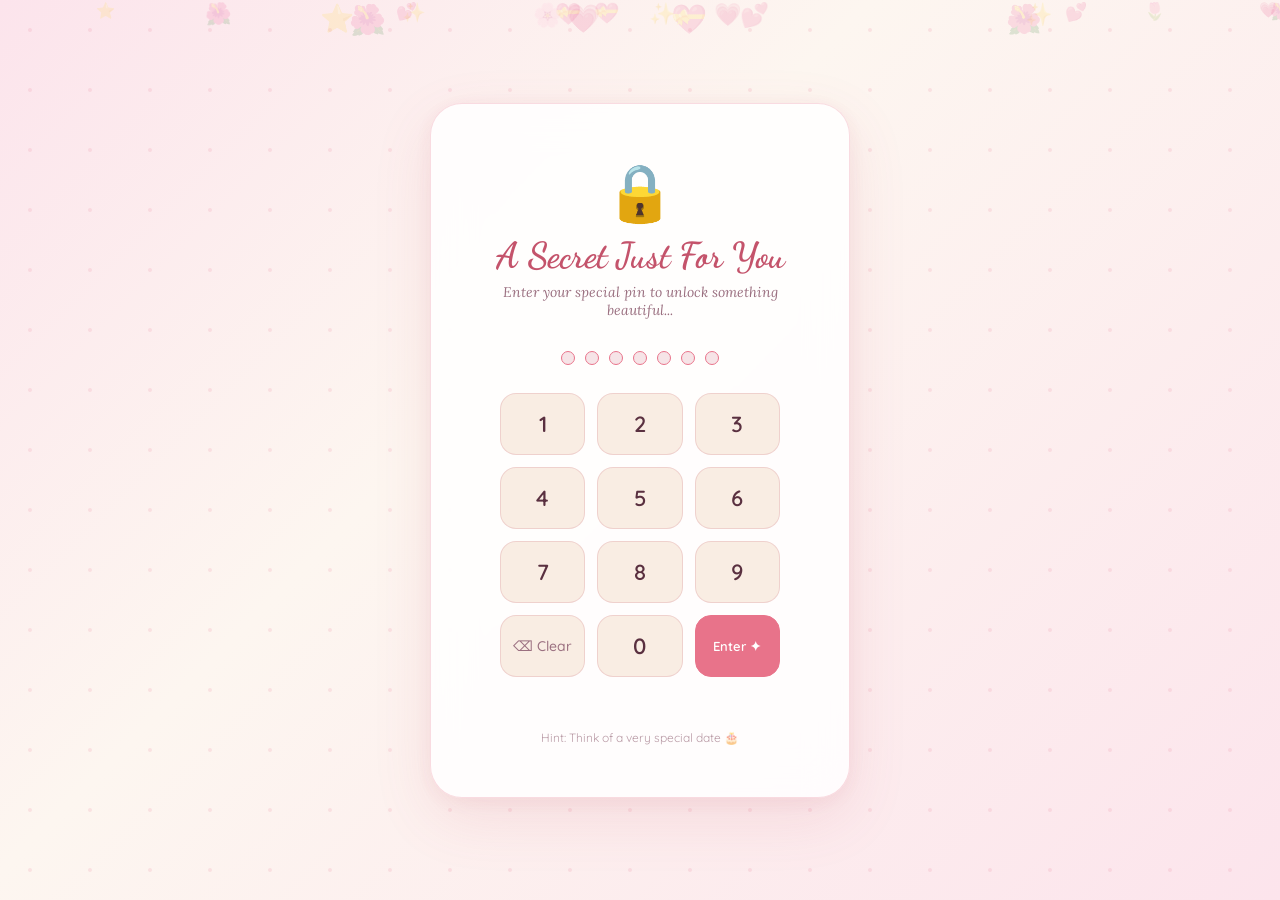
<file: index.html>
<!DOCTYPE html>
<html lang="en">
<head>
<meta charset="UTF-8">
<meta name="viewport" content="width=device-width, initial-scale=1.0">
<title>Happy Birthday Mdamedo 🎂</title>
<link href="https://fonts.googleapis.com/css2?family=Dancing+Script:wght@400;600;700&family=Lora:ital,wght@0,400;0,500;1,400;1,500&family=Quicksand:wght@300;400;500;600&display=swap" rel="stylesheet">
<link rel="stylesheet" href="style.css">
</head>

<body>

<!-- ============ LOCK SCREEN ============ -->
<div id="lock-screen">
  <div class="bg-hearts" id="bgHearts"></div>

  <div class="lock-card">
    <span class="lock-icon">🔒</span>
    <h1 class="lock-title">A Secret Just For You</h1>
    <p class="lock-subtitle">Enter your special pin to unlock something beautiful...</p>

    <div class="pin-display" id="pinDisplay">
      <div class="pin-dot" id="d0"></div>
      <div class="pin-dot" id="d1"></div>
      <div class="pin-dot" id="d2"></div>
      <div class="pin-dot" id="d3"></div>
      <div class="pin-dot" id="d4"></div>
      <div class="pin-dot" id="d5"></div>
      <div class="pin-dot" id="d6"></div>
    </div>

    <div class="keypad">
      <button class="key" onclick="pressKey('1')">1</button>
      <button class="key" onclick="pressKey('2')">2</button>
      <button class="key" onclick="pressKey('3')">3</button>
      <button class="key" onclick="pressKey('4')">4</button>
      <button class="key" onclick="pressKey('5')">5</button>
      <button class="key" onclick="pressKey('6')">6</button>
      <button class="key" onclick="pressKey('7')">7</button>
      <button class="key" onclick="pressKey('8')">8</button>
      <button class="key" onclick="pressKey('9')">9</button>
      <button class="key clear" onclick="clearPin()">⌫ Clear</button>
      <button class="key zero" onclick="pressKey('0')">0</button>
      <button class="key enter" onclick="checkPin()">Enter ✦</button>
    </div>

    <p class="error-msg" id="errorMsg">Hmm, that's not right... try again 💕</p>
    <p class="hint">Hint: Think of a very special date 🎂</p>
  </div>
</div>

<!-- ============ BIRTHDAY PAGE ============ -->
<div id="birthday-page">
  <div class="balloon-container" id="balloonContainer"></div>

  <audio id="birthdaySong" loop>
    <source src="Birthday Song Piano.mp3" type="audio/mpeg">
  </audio>

  <!-- HERO -->
  <div class="section hero">
    <div class="hero-tag">✨ Today is a Very Special Day ✨</div>
    <h1>Happy Birthday Sweetheart</h1>
    <div class="hero-age">My Love is 24 Today 🎂</div>
    <p class="hero-sub">You make every single day feel like a dream</p>
  </div>

  <div class="divider">♡ ✦ ♡ ✦ ♡</div>

  <!-- CAKE -->
  <div class="cake-section">
    <div class="cake-wrapper">
      <svg class="cake-svg" viewBox="0 0 340 320" width="340" height="320" xmlns="http://www.w3.org/2000/svg">
        <!-- Plate shadow -->
        <ellipse cx="170" cy="298" rx="100" ry="12" fill="rgba(196,83,107,0.12)"/>

        <!-- Candles -->
        <g id="candles">
          <!-- candle 1 -->
          <rect x="95" y="80" width="14" height="50" rx="7" fill="#a8d8ea"/>
          <ellipse cx="102" cy="80" rx="7" ry="4" fill="#7fc4d8"/>
          <!-- flame 1 -->
          <g class="candle-flame">
            <ellipse cx="102" cy="70" rx="5" ry="10" fill="#ffd166" opacity="0.9"/>
            <ellipse cx="102" cy="68" rx="3" ry="6" fill="#ff9a4a"/>
            <ellipse cx="102" cy="66" rx="1.5" ry="3" fill="white" opacity="0.6"/>
          </g>

          <!-- candle 2 -->
          <rect x="118" y="72" width="14" height="58" rx="7" fill="#ffb3c6"/>
          <ellipse cx="125" cy="72" rx="7" ry="4" fill="#f08"/>
          <!-- flame 2 -->
          <g class="candle-flame" style="animation-delay:0.1s">
            <ellipse cx="125" cy="62" rx="5" ry="10" fill="#ffd166" opacity="0.9"/>
            <ellipse cx="125" cy="60" rx="3" ry="6" fill="#ff9a4a"/>
            <ellipse cx="125" cy="58" rx="1.5" ry="3" fill="white" opacity="0.6"/>
          </g>

          <!-- candle 3 -->
          <rect x="141" y="68" width="14" height="62" rx="7" fill="#c3f0ca"/>
          <ellipse cx="148" cy="68" rx="7" ry="4" fill="#7dd9a0"/>
          <!-- flame 3 -->
          <g class="candle-flame" style="animation-delay:0.2s">
            <ellipse cx="148" cy="58" rx="5" ry="10" fill="#ffd166" opacity="0.9"/>
            <ellipse cx="148" cy="56" rx="3" ry="6" fill="#ff9a4a"/>
            <ellipse cx="148" cy="54" rx="1.5" ry="3" fill="white" opacity="0.6"/>
          </g>

          <!-- candle 4 -->
          <rect x="164" y="64" width="14" height="66" rx="7" fill="#ffe5b4"/>
          <ellipse cx="171" cy="64" rx="7" ry="4" fill="#ffc233"/>
          <!-- flame 4 -->
          <g class="candle-flame" style="animation-delay:0.3s">
            <ellipse cx="171" cy="54" rx="5" ry="10" fill="#ffd166" opacity="0.9"/>
            <ellipse cx="171" cy="52" rx="3" ry="6" fill="#ff9a4a"/>
            <ellipse cx="171" cy="50" rx="1.5" ry="3" fill="white" opacity="0.6"/>
          </g>

          <!-- candle 5 -->
          <rect x="187" y="68" width="14" height="62" rx="7" fill="#e0c3fc"/>
          <ellipse cx="194" cy="68" rx="7" ry="4" fill="#b48cf5"/>
          <!-- flame 5 -->
          <g class="candle-flame" style="animation-delay:0.15s">
            <ellipse cx="194" cy="58" rx="5" ry="10" fill="#ffd166" opacity="0.9"/>
            <ellipse cx="194" cy="56" rx="3" ry="6" fill="#ff9a4a"/>
            <ellipse cx="194" cy="54" rx="1.5" ry="3" fill="white" opacity="0.6"/>
          </g>

          <!-- candle 6 -->
          <rect x="210" y="72" width="14" height="58" rx="7" fill="#ffb3c6"/>
          <ellipse cx="217" cy="72" rx="7" ry="4" fill="#f08"/>
          <!-- flame 6 -->
          <g class="candle-flame" style="animation-delay:0.25s">
            <ellipse cx="217" cy="62" rx="5" ry="10" fill="#ffd166" opacity="0.9"/>
            <ellipse cx="217" cy="60" rx="3" ry="6" fill="#ff9a4a"/>
            <ellipse cx="217" cy="58" rx="1.5" ry="3" fill="white" opacity="0.6"/>
          </g>

          <!-- candle 7 -->
          <rect x="233" y="80" width="14" height="50" rx="7" fill="#a8d8ea"/>
          <ellipse cx="240" cy="80" rx="7" ry="4" fill="#7fc4d8"/>
          <!-- flame 7 -->
          <g class="candle-flame" style="animation-delay:0.05s">
            <ellipse cx="240" cy="70" rx="5" ry="10" fill="#ffd166" opacity="0.9"/>
            <ellipse cx="240" cy="68" rx="3" ry="6" fill="#ff9a4a"/>
            <ellipse cx="240" cy="66" rx="1.5" ry="3" fill="white" opacity="0.6"/>
          </g>
        </g>

        <!-- Top frosting drip -->
        <path d="M70 130 Q85 115 100 130 Q115 115 130 130 Q145 115 160 130 Q175 115 190 130 Q205 115 220 130 Q235 115 250 130 Q265 115 270 130 L270 145 L70 145 Z" fill="#fff0f5"/>

        <!-- Top tier -->
        <rect x="70" y="130" width="200" height="55" rx="4" fill="#f9c5d4"/>
        <!-- Pink stripe decoration -->
        <rect x="70" y="148" width="200" height="8" fill="rgba(255,255,255,0.35)"/>
        <!-- Sprinkles top tier -->
        <g fill="#fff" opacity="0.7">
          <rect x="88" y="135" width="8" height="3" rx="1.5" transform="rotate(-30 88 135)"/>
          <rect x="112" y="142" width="8" height="3" rx="1.5" transform="rotate(20 112 142)"/>
          <rect x="145" y="137" width="8" height="3" rx="1.5" transform="rotate(-45 145 137)"/>
          <rect x="178" y="143" width="8" height="3" rx="1.5" transform="rotate(15 178 143)"/>
          <rect x="210" y="138" width="8" height="3" rx="1.5" transform="rotate(-25 210 138)"/>
          <rect x="242" y="140" width="8" height="3" rx="1.5" transform="rotate(40 242 140)"/>
        </g>
        <!-- "24" text on top tier -->
        <text x="170" y="167" text-anchor="middle" font-family="Dancing Script" font-size="22" fill="white" font-weight="700">24</text>

        <!-- Middle frosting drip -->
        <path d="M50 185 Q65 170 80 185 Q97 170 114 185 Q131 170 148 185 Q165 170 182 185 Q199 170 216 185 Q233 170 250 185 Q267 170 284 185 Q295 172 290 185 L290 200 L50 200 Z" fill="#fff0f5"/>

        <!-- Middle tier -->
        <rect x="50" y="185" width="240" height="60" rx="4" fill="#e8738a"/>
        <!-- Lighter stripe -->
        <rect x="50" y="202" width="240" height="9" fill="rgba(255,255,255,0.25)"/>
        <!-- Hearts on middle tier -->
        <text x="100" y="225" text-anchor="middle" font-size="18" fill="rgba(255,255,255,0.7)">♡</text>
        <text x="140" y="222" text-anchor="middle" font-size="14" fill="rgba(255,255,255,0.5)">♡</text>
        <text x="170" y="228" text-anchor="middle" font-size="20" fill="rgba(255,255,255,0.8)">♡</text>
        <text x="205" y="222" text-anchor="middle" font-size="14" fill="rgba(255,255,255,0.5)">♡</text>
        <text x="245" y="225" text-anchor="middle" font-size="18" fill="rgba(255,255,255,0.7)">♡</text>

        <!-- Bottom frosting drip -->
        <path d="M30 245 Q48 228 66 245 Q84 228 102 245 Q120 228 138 245 Q156 228 174 245 Q192 228 210 245 Q228 228 246 245 Q264 228 282 245 Q300 230 310 245 L310 262 L30 262 Z" fill="#fff0f5"/>

        <!-- Bottom tier -->
        <rect x="30" y="245" width="280" height="50" rx="4" fill="#c4536b"/>
        <!-- Stripe -->
        <rect x="30" y="261" width="280" height="9" fill="rgba(255,255,255,0.2)"/>
        <!-- Dot decorations -->
        <g fill="rgba(255,255,255,0.6)">
          <circle cx="65" cy="270" r="4"/>
          <circle cx="100" cy="270" r="4"/>
          <circle cx="135" cy="270" r="4"/>
          <circle cx="170" cy="270" r="4"/>
          <circle cx="205" cy="270" r="4"/>
          <circle cx="240" cy="270" r="4"/>
          <circle cx="275" cy="270" r="4"/>
        </g>

        <!-- Plate -->
        <ellipse cx="170" cy="295" rx="140" ry="10" fill="#f5dbe0"/>
        <ellipse cx="170" cy="293" rx="140" ry="8" fill="white" stroke="#ecc8d0" stroke-width="1"/>

        <!-- Stars -->
        <text x="50" y="120" font-size="16" fill="#ffd166" opacity="0.8">✨</text>
        <text x="280" y="110" font-size="14" fill="#ffd166" opacity="0.8">✨</text>
        <text x="290" y="200" font-size="12" fill="#e8738a" opacity="0.6">✦</text>
        <text x="30" y="210" font-size="12" fill="#e8738a" opacity="0.6">✦</text>
      </svg>
    </div>

    <div style="text-align:center; margin-top: 20px;">
      <p style="font-family:'Dancing Script',cursive; font-size:26px; color:var(--deep-rose);">Make a wish, my love 🕯️</p>
      <p style="font-family:'Lora',serif; font-style:italic; font-size:14px; color:var(--soft); margin-top:6px;">Close your eyes and let it come true</p>
    </div>
  </div>

  <div class="divider">♡ ✦ ♡ ✦ ♡</div>

  <!-- PHOTO ALBUM — SCRAPBOOK STYLE -->
  <div class="section">
    <div class="album-page-bg">
      <div class="album-heading">
        <h2>Our Memories 📷</h2>
        <p>Every moment with you is my favourite story</p>
      </div>

      <!-- Row 1 -->
      <div class="album-row">
        <div class="pol-wrap" style="transform: rotate(-6deg) translateY(10px);">
          <div class="tape" style="top:-9px; left:50%; transform:translateX(-50%) rotate(-2deg);"></div>
          <div class="polaroid" onclick="openLightbox(this)"
            data-emoji="📸" data-bg="pbg-1" data-caption="The day we met"
            data-message="My favourite place in the world isn't a location. it's wherever you are. Being with you is where I belong, always.">
            <div class="photo-inner pbg-1">
              <img src="1.jpg" style="width:100%;height:100%;object-fit:cover;">
            </div>
            <div class="pol-caption">The day we met</div>
          </div>
          <div class="sticker" style="top:-14px; right:-10px;">💕</div>
        </div>

        <div class="pol-wrap" style="transform: rotate(2deg) translateY(-14px); z-index:3;">
          <div class="tape" style="top:-9px; left:50%; transform:translateX(-50%) rotate(3deg);"></div>
          <div class="polaroid" style="width:190px;" onclick="openLightbox(this)"
            data-emoji="🌅" data-bg="pbg-4" data-caption="I love you 💕"
            data-message="You will always be my comfort zone and my safe place. I love you to the moon, the stars, and every universe beyond.">
            <div class="photo-inner pbg-4" style="width:170px; height:170px; font-size:44px;"><img src="2.jpg" style="width:100%;height:100%;object-fit:cover;"></div>
            <div class="pol-caption" style="font-size:17px;">I love you</div>
          </div>
          <div class="sticker" style="bottom:20px; right:-14px;">🌹</div>
          <div class="sticker" style="top:8px; left:-12px;">✨</div>
        </div>

        <div class="pol-wrap" style="transform: rotate(5deg) translateY(6px);">
          <div class="tape" style="top:-9px; left:50%; transform:translateX(-50%) rotate(1deg);"></div>
          <div class="polaroid" onclick="openLightbox(this)"
            data-emoji="✈️" data-bg="pbg-3" data-caption="Felt like home"
            data-message="Everytime I look at you and wonder how I got so lucky to have someone so wonderful in my life. You hold my whole heart.">
            <div class="photo-inner pbg-3"><img src="3.jpeg" style="width:100%;height:100%;object-fit:cover;"></div>
            <div class="pol-caption">Felt like home</div>
          </div>
          <div class="sticker" style="bottom:30px; left:-12px;">🗺️</div>
        </div>
      </div>

      <div style="text-align:center; font-size:11px; color:rgba(196,83,107,0.25); letter-spacing:4px; margin: 14px 0; position:relative; z-index:1;">· · · · · · · · · · · · · · · · · · · · ·</div>

      <!-- Row 2 -->
      <div class="album-row">
        <div class="pol-wrap" style="transform: rotate(4deg) translateY(8px);">
          <div class="tape" style="top:-9px; left:40%; transform:translateX(-50%) rotate(-4deg);"></div>
          <div class="polaroid" onclick="openLightbox(this)"
            data-emoji="🌙" data-bg="pbg-5" data-caption="Late night talks"
            data-message="Some of my favourite moments are our late nights — just us, talking about everything and nothing. I treasure every single word.">
            <div class="photo-inner pbg-5"><img src="4.jpg" style="width:100%;height:100%;object-fit:cover;"></div>
            <div class="pol-caption">Late night talks</div>
          </div>
          <div class="sticker" style="top:-12px; right:-8px;">⭐</div>
        </div>

        <div class="pol-wrap" style="transform: rotate(-3deg) translateY(-10px); z-index:3;">
          <div class="tape" style="top:-9px; left:50%; transform:translateX(-50%) rotate(2deg);"></div>
          <div class="polaroid" style="width:190px;" onclick="openLightbox(this)"
            data-emoji="💞" data-bg="pbg-2" data-caption="Just us 💞"
            data-message="Sending a little extra love to the most hardworking man I know. I will always be proud of you and your effort.">
            <div class="photo-inner pbg-2" style="width:170px; height:170px; font-size:42px;"><img src="5.jpeg" style="width:100%;height:100%;object-fit:cover;"></div>
            <div class="pol-caption" style="font-size:17px;">Just us</div>
          </div>
          <div class="sticker" style="bottom:22px; right:-14px;">💞</div>
          <div class="sticker" style="top:10px; left:-10px;">💫</div>
        </div>

        <div class="pol-wrap" style="transform: rotate(-5deg) translateY(12px);">
          <div class="tape" style="top:-9px; left:60%; transform:translateX(-50%) rotate(3deg);"></div>
          <div class="polaroid" onclick="openLightbox(this)"
            data-emoji="🤗" data-bg="pbg-6" data-caption="A day i'll never forget"
            data-message="This was the beginning of everything. I remember this moment like it was yesterday and I will carry it in my heart forever.">
            <div class="photo-inner pbg-6"><img src="6.jpg" style="width:100%;height:100%;object-fit:cover;"></div>
            <div class="pol-caption">A day i'll never forget</div>
          </div>
          <div class="sticker" style="bottom:28px; right:-12px;">💝</div>
        </div>
      </div>

      <p class="album-upload-hint"> Tap any photo to open it ✨</p>
    </div>
  </div>

  <!-- LIGHTBOX -->
  <div id="lightbox">
    <div id="lb-backdrop" onclick="closeLightbox()"></div>
    <div id="lb-card">
      <button id="lb-close" onclick="closeLightbox()">✕</button>
      <div id="lb-photo"></div>
      <div id="lb-caption"></div>
      <div id="lb-message"></div>
      <div id="lb-hearts">♡ ✦ ♡</div>
    </div>
  </div>

  <div class="divider">♡ ✦ ♡ ✦ ♡</div>

  <!-- LOVE LETTER SLIDER -->
  <div class="section">
    <h2 class="msg-open-title">Things I Want You To Know 💌</h2>
    <p class="msg-open-sub">Words I carry in my heart, written just for you</p>

    <div class="love-slider">

      <button class="love-arrow prev-letter">❮</button>

      <div class="letter-wrapper">

        <div class="love-letter-card active">
          <div class="letter-seal">💌</div>
          <div class="msg-number">♡ one ♡</div>
          <p>Every single moment with you is a blessing, and I am so grateful to have you in my life. May this year bring you endless joy and all your heart desires.</p>
        </div>

        <div class="love-letter-card">
          <div class="letter-seal">💌</div>
          <div class="msg-number">♡ two ♡</div>
          <p>You are my home, my biggest supporter, and the person I always want to share every joy and challenge with. Thank you for being exactly who you are.</p>
        </div>

        <div class="love-letter-card">
          <div class="letter-seal">💌</div>
          <div class="msg-number">♡ three ♡</div>
          <p>You make my world brighter, my heart calmer, and my life more beautiful every single day.</p>
        </div>

        <div class="love-letter-card">
          <div class="letter-seal">💌</div>
          <div class="msg-number">♡ four ♡</div>
          <p>Growing old with you is my greatest adventure. I love you more today than I did yesterday, and I will love you more tomorrow.</p>
        </div>

        <div class="love-letter-card">
          <div class="letter-seal">💌</div>
          <div class="msg-number">♡ five ♡</div>
          <p>Meeting you was the best thing that ever happened to me. Every single day with you is a gift, and I love you more than words can say.</p>

        </div>

        <div class="love-letter-card">
          <div class="letter-seal">💌</div>
          <div class="msg-number">♡ six ♡</div>
          <p>Thank you for always being my safe place and my favorite person. I love you.</p>
        </div>

        <div class="love-letter-card">
          <div class="letter-seal">💌</div>
          <div class="msg-number">♡ seven ♡</div>
          <p>I will always choose you every single day.</p>
        </div>

      </div>

      <button class="love-arrow next-letter">❯</button>

    </div>

    <div class="letter-counter">
      <span id="letterCurrent">1</span> / 7
    </div>
  </div>

  <div class="divider">♡ ✦ ♡ ✦ ♡</div>

  <!-- FINAL WISH -->
  <div class="section wish-section">
    <div class="wish-card">
      <span class="wish-emoji">🎂</span>
      <div class="wish-text">Happy 24th Birthday, My Love</div>
      <p class="wish-sub">
        May this year bring you everything your heart desires.<br>
        May you wake up every morning knowing how deeply you are loved.<br>
        May all your dreams find their way to you.<br><br>
        And may we grow old together,<br>
        still laughing, still in love, still choosing each other every single day.
      </p>
      <div class="forever-tag">Together Forever ♡</div>
    </div>
  </div>

  <!-- Subtle footer -->
  <div style="text-align:center; padding-bottom:40px;">
    <p style="font-family:'Dancing Script',cursive; font-size:22px; color:var(--rose); opacity:0.6;">Made with all the love in my heart 💕</p>
  </div>
</div>

<script src="script.js"></script>
</body>
</html>
</file>
<file: style.css>
:root {
--rose: #e8738a;
--blush: #f5c5d0;
--cream: #fdf6f0;
--gold: #d4a853;
--warm: #f9ede3;
--deep-rose: #c4536b;
--text: #5a3040;
--soft: #9b7080;
}

* { margin: 0; padding: 0; box-sizing: border-box; }

body {
font-family: 'Quicksand', sans-serif;
background: var(--cream);
color: var(--text);
overflow-x: hidden;
cursor: url("data:image/svg+xml,%3Csvg xmlns='http://www.w3.org/2000/svg' width='24' height='24' viewBox='0 0 24 24'%3E%3Cpath d='M12 21.593c-5.63-5.539-11-10.297-11-14.402 0-3.791 3.068-5.191 5.281-5.191 1.312 0 4.151.501 5.719 4.457 1.59-3.968 4.464-4.447 5.726-4.447 2.54 0 5.274 1.621 5.274 5.181 0 4.069-5.136 8.625-11 14.402z' fill='%23e8738a'/%3E%3C/svg%3E") 12 12, pointer;
}

/* ============ PASSWORD PAGE ============ */
#lock-screen {
min-height: 100vh;
display: flex;
align-items: center;
justify-content: center;
background: linear-gradient(135deg, #fce4ec 0%, #fdf6f0 40%, #fce4ec 100%);
position: relative;
overflow: hidden;
}

#lock-screen::before {
content: '';
position: absolute;
inset: 0;
background: url("data:image/svg+xml,%3Csvg width='60' height='60' viewBox='0 0 60 60' xmlns='http://www.w3.org/2000/svg'%3E%3Cg fill='none'%3E%3Ccircle cx='30' cy='30' r='2' fill='%23e8738a' opacity='0.15'/%3E%3C/g%3E%3C/svg%3E");
}

.lock-card {
background: rgba(255,255,255,0.85);
backdrop-filter: blur(20px);
border: 1.5px solid rgba(232,115,138,0.25);
border-radius: 32px;
padding: 52px 48px;
text-align: center;
max-width: 420px;
width: 90%;
position: relative;
box-shadow: 0 20px 60px rgba(196,83,107,0.12), 0 4px 20px rgba(196,83,107,0.08);
}

.lock-icon {
font-size: 56px;
margin-bottom: 8px;
display: block;
animation: float 3s ease-in-out infinite;
}

@keyframes float {
0%, 100% { transform: translateY(0); }
50% { transform: translateY(-8px); }
}

.lock-title {
font-family: 'Dancing Script', cursive;
font-size: 36px;
color: var(--deep-rose);
margin-bottom: 6px;
}

.lock-subtitle {
font-family: 'Lora', serif;
font-style: italic;
font-size: 14px;
color: var(--soft);
margin-bottom: 32px;
}

.pin-display {
display: flex;
justify-content: center;
gap: 10px;
margin-bottom: 28px;
}

.pin-dot {
width: 14px;
height: 14px;
border-radius: 50%;
background: rgba(196,83,107,0.15);
border: 1.5px solid var(--rose);
transition: all 0.2s;
}

.pin-dot.filled {
background: var(--rose);
transform: scale(1.15);
}

.pin-dot.error {
background: #e55;
border-color: #c33;
animation: shake 0.4s ease;
}

@keyframes shake {
0%, 100% { transform: translateX(0); }
20% { transform: translateX(-6px); }
40% { transform: translateX(6px); }
60% { transform: translateX(-4px); }
80% { transform: translateX(4px); }
}

.keypad {
display: grid;
grid-template-columns: repeat(3, 1fr);
gap: 12px;
max-width: 280px;
margin: 0 auto;
}

.key {
background: var(--warm);
border: 1.5px solid rgba(196,83,107,0.18);
border-radius: 16px;
padding: 16px 12px;
font-size: 22px;
font-family: 'Quicksand', sans-serif;
font-weight: 600;
color: var(--text);
cursor: pointer;
transition: all 0.15s;
user-select: none;
position: relative;
overflow: hidden;
}

.key:hover {
background: var(--blush);
border-color: var(--rose);
transform: scale(1.05);
}

.key:active {
transform: scale(0.96);
background: var(--rose);
color: white;
}

.key.clear {
font-size: 14px;
font-weight: 500;
color: var(--soft);
grid-column: 1;
}

.key.zero { grid-column: 2; }
.key.enter {
font-size: 13px;
font-weight: 600;
background: var(--rose);
color: white;
border-color: var(--rose);
grid-column: 3;
}

.key.enter:hover { background: var(--deep-rose); }

.error-msg {
margin-top: 16px;
font-size: 13px;
color: #c33;
opacity: 0;
transition: opacity 0.3s;
font-family: 'Lora', serif;
font-style: italic;
}

.hint {
margin-top: 20px;
font-size: 12px;
color: var(--soft);
opacity: 0.7;
}

/* Floating hearts bg */
.bg-hearts { position: absolute; inset: 0; pointer-events: none; overflow: hidden; }
.bh {
position: absolute;
font-size: 20px;
opacity: 0.15;
animation: drift linear infinite;
}
@keyframes drift {
0% { transform: translateY(100vh) rotate(0deg); opacity: 0.15; }
100% { transform: translateY(-100px) rotate(360deg); opacity: 0; }
}

/* ============ BIRTHDAY PAGE ============ */
#birthday-page {
display: none;
min-height: 100vh;
background: linear-gradient(160deg, #fff0f5 0%, #fdf6f0 50%, #fff0f3 100%);
position: relative;
overflow: hidden;
}

/* --- BALLOONS --- */
.balloon-container {
position: fixed;
inset: 0;
pointer-events: none;
z-index: 10;
}

.balloon {
position: absolute;
bottom: -150px;
font-size: 48px;
animation: riseUp linear forwards;
filter: drop-shadow(0 4px 8px rgba(0,0,0,0.1));
}

@keyframes riseUp {
0% { transform: translateY(0) rotate(var(--tilt)) scale(0.8); opacity: 0; }
10% { opacity: 1; }
90% { opacity: 1; }
100% { transform: translateY(-110vh) rotate(calc(var(--tilt) * -1)) scale(1); opacity: 0; }
}

/* --- FLOATING HEARTS --- */
.heart-float {
position: fixed;
pointer-events: none;
z-index: 9;
font-size: var(--sz);
animation: floatHeart linear infinite;
opacity: 0;
}

@keyframes floatHeart {
0% { transform: translateY(100vh) scale(0.5); opacity: 0; }
10% { opacity: 0.6; transform: translateY(90vh) scale(1); }
90% { opacity: 0.4; }
100% { transform: translateY(-10vh) scale(0.8); opacity: 0; }
}

/* --- CONFETTI --- */
.confetti-piece {
position: fixed;
width: 10px;
height: 10px;
top: -20px;
pointer-events: none;
z-index: 11;
animation: confettiFall linear forwards;
border-radius: 2px;
}

@keyframes confettiFall {
0% { transform: translateY(-20px) rotateZ(0deg) translateX(0); opacity: 1; }
100% { transform: translateY(100vh) rotateZ(720deg) translateX(var(--dx)); opacity: 0; }
}

/* --- SECTIONS --- */
.section {
position: relative;
z-index: 2;
padding: 60px 24px;
max-width: 800px;
margin: 0 auto;
}

/* Hero */
.hero {
text-align: center;
padding-top: 80px;
padding-bottom: 40px;
}

.hero-tag {
display: inline-block;
background: rgba(232,115,138,0.12);
border: 1px solid rgba(232,115,138,0.3);
border-radius: 100px;
padding: 6px 20px;
font-size: 12px;
letter-spacing: 2px;
text-transform: uppercase;
color: var(--rose);
margin-bottom: 24px;
font-weight: 600;
}

.hero h1 {
font-family: 'Dancing Script', cursive;
font-size: clamp(52px, 10vw, 88px);
color: var(--deep-rose);
line-height: 1.1;
margin-bottom: 12px;
animation: fadeInUp 1s ease both;
}

.hero-age {
font-family: 'Dancing Script', cursive;
font-size: clamp(28px, 5vw, 42px);
color: var(--gold);
margin-bottom: 20px;
animation: fadeInUp 1s 0.2s ease both;
}

.hero-sub {
font-family: 'Lora', serif;
font-style: italic;
font-size: 18px;
color: var(--soft);
animation: fadeInUp 1s 0.4s ease both;
}

@keyframes fadeInUp {
from { opacity: 0; transform: translateY(30px); }
to { opacity: 1; transform: translateY(0); }
}

/* CAKE */
.cake-section {
display: flex;
flex-direction: column;
align-items: center;
padding: 20px 24px 60px;
}

.cake-wrapper {
position: relative;
display: inline-block;
animation: cakeReveal 1s 0.6s ease both;
}

@keyframes cakeReveal {
from { opacity: 0; transform: scale(0.5) translateY(40px); }
to { opacity: 1; transform: scale(1) translateY(0); }
}

.cake-svg { display: block; }

.candle-flame {
animation: flicker 0.6s ease-in-out infinite alternate;
transform-origin: 50% 100%;
}

@keyframes flicker {
from { transform: scaleX(1) scaleY(1) rotate(-3deg); }
to { transform: scaleX(0.85) scaleY(1.15) rotate(3deg); }
}

/* ============ SCRAPBOOK ALBUM ============ */
.album-page-bg {
background: #fdf5ee;
border-radius: 28px;
border: 2px dashed rgba(196,83,107,0.18);
padding: 40px 16px 60px;
position: relative;
overflow: hidden;
}

.album-page-bg::before {
position: absolute;
inset: 0;
background-image: radial-gradient(circle, rgba(196,83,107,0.055) 1px, transparent 1px);
background-size: 28px 28px;
pointer-events: none;
}

.album-heading { text-align: center; margin-bottom: 44px; position: relative; z-index: 1; }
.album-heading h2 { font-family: 'Dancing Script', cursive; font-size: 46px; color: var(--deep-rose); margin-bottom: 6px; }
.album-heading p { font-family: 'Lora', serif; font-style: italic; color: var(--soft); font-size: 15px; }

.polaroid {
background: white;
padding: 10px 10px 36px;
box-shadow: 3px 4px 18px rgba(100,40,60,0.14), 0 1px 4px rgba(100,40,60,0.07);
display: inline-block;
position: relative;
transition: transform 0.35s cubic-bezier(0.34,1.56,0.64,1), box-shadow 0.3s;
cursor: pointer;
border: 1px solid rgba(0,0,0,0.05);
width: 160px;
}

.polaroid:hover {
box-shadow: 6px 10px 32px rgba(100,40,60,0.22);
z-index: 20;
}

.polaroid .photo-inner {
width: 140px;
height: 140px;
display: flex;
align-items: center;
justify-content: center;
flex-direction: column;
gap: 5px;
font-size: 34px;
overflow: hidden;
}

.polaroid .photo-inner span {
font-family: 'Quicksand', sans-serif;
font-size: 9px;
color: #bbb;
text-align: center;
padding: 0 6px;
line-height: 1.4;
}

.polaroid .pol-caption {
position: absolute;
bottom: 6px;
left: 0; right: 0;
text-align: center;
font-family: 'Dancing Script', cursive;
font-size: 15px;
color: #5a3040;
padding: 0 6px;
}

.tape {
position: absolute;
width: 44px;
height: 16px;
background: rgba(255,220,160,0.6);
border-left: 1px solid rgba(200,140,60,0.15);
border-right: 1px solid rgba(200,140,60,0.15);
z-index: 5;
}

.sticker {
position: absolute;
font-size: 18px;
pointer-events: none;
z-index: 6;
filter: drop-shadow(0 1px 2px rgba(0,0,0,0.12));
}

.pol-wrap { position: relative; display: inline-block; margin: 8px 12px; }

.album-row {
display: flex;
justify-content: center;
align-items: flex-end;
flex-wrap: wrap;
position: relative;
z-index: 1;
margin-bottom: 20px;
}

.pbg-1 { background: linear-gradient(135deg, #fce4ec, #f8bbd0); }
.pbg-2 { background: linear-gradient(135deg, #e8f5e9, #c8e6c9); }
.pbg-3 { background: linear-gradient(135deg, #e3f2fd, #bbdefb); }
.pbg-4 { background: linear-gradient(135deg, #fff8e1, #ffecb3); }
.pbg-5 { background: linear-gradient(135deg, #f3e5f5, #e1bee7); }
.pbg-6 { background: linear-gradient(135deg, #fbe9e7, #ffccbc); }

.album-upload-hint {
text-align: center;
margin-top: 28px;
font-size: 12px;
color: var(--soft);
font-family: 'Lora', serif;
font-style: italic;
position: relative;
z-index: 1;
}

/* ============ OPEN MESSAGES ============ */
.msg-open-title {
font-family: 'Dancing Script', cursive;
font-size: 44px;
color: var(--deep-rose);
text-align: center;
margin-bottom: 8px;
}

.msg-open-sub {
font-family: 'Lora', serif;
font-style: italic;
color: var(--soft);
text-align: center;
font-size: 15px;
margin-bottom: 56px;
}

.msg-letter {
position: relative;
margin-bottom: 52px;
padding-left: 28px;
}

.msg-letter::before {
content: '';
position: absolute;
left: 0;
top: 4px;
bottom: 4px;
width: 2px;
background: linear-gradient(to bottom, var(--rose), transparent);
border-radius: 2px;
}

.msg-number {
font-family: 'Quicksand', sans-serif;
font-size: 11px;
font-weight: 600;
color: var(--rose);
letter-spacing: 2px;
text-transform: uppercase;
margin-bottom: 10px;
display: flex;
align-items: center;
gap: 10px;
}

.msg-number::after {
content: '';
flex: 1;
height: 1px;
background: linear-gradient(to right, rgba(232,115,138,0.3), transparent);
}

.msg-letter p {
font-family: 'Lora', serif;
font-style: italic;
font-size: 19px;
line-height: 1.85;
color: var(--text);
}

.msg-letter:nth-child(even) {
padding-left: 0;
padding-right: 28px;
text-align: right;
}

.msg-letter:nth-child(even)::before {
left: auto;
right: 0;
background: linear-gradient(to bottom, var(--gold), transparent);
}

.msg-letter:nth-child(even) .msg-number {
flex-direction: row-reverse;
color: var(--gold);
}

.msg-letter:nth-child(even) .msg-number::after {
background: linear-gradient(to left, rgba(212,168,83,0.3), transparent);
}

/* FINAL WISH */
.wish-section {
text-align: center;
padding: 60px 24px 80px;
}

.wish-card {
background: linear-gradient(135deg, rgba(232,115,138,0.08), rgba(212,168,83,0.08));
border: 2px solid rgba(232,115,138,0.25);
border-radius: 32px;
padding: 60px 48px;
position: relative;
overflow: hidden;
}

.wish-card::before {
content: '✦';
position: absolute;
top: 20px;
left: 24px;
color: var(--gold);
font-size: 20px;
opacity: 0.5;
}

.wish-card::after {
content: '✦';
position: absolute;
bottom: 20px;
right: 24px;
color: var(--gold);
font-size: 20px;
opacity: 0.5;
}

.wish-emoji { font-size: 52px; display: block; margin-bottom: 20px; animation: float 3s ease-in-out infinite; }

.wish-text {
font-family: 'Dancing Script', cursive;
font-size: clamp(32px, 6vw, 52px);
color: var(--deep-rose);
line-height: 1.3;
margin-bottom: 20px;
}

.wish-sub {
font-family: 'Lora', serif;
font-style: italic;
font-size: 18px;
color: var(--soft);
line-height: 1.8;
}

.forever-tag {
display: inline-block;
margin-top: 32px;
background: var(--rose);
color: white;
border-radius: 100px;
padding: 12px 32px;
font-size: 15px;
font-weight: 600;
letter-spacing: 1px;
font-family: 'Quicksand', sans-serif;
animation: heartbeat 1.5s ease-in-out infinite;
}

@keyframes heartbeat {
0%, 100% { transform: scale(1); }
50% { transform: scale(1.05); }
}

/* Dividers */
.divider {
text-align: center;
margin: 20px 0 48px;
color: var(--rose);
font-size: 18px;
letter-spacing: 12px;
opacity: 0.5;
}

/* Audio hidden */
audio { display: none; }


::-webkit-scrollbar { width: 6px; }
::-webkit-scrollbar-track { background: transparent; }
::-webkit-scrollbar-thumb { background: rgba(232,115,138,0.3); border-radius: 3px; }

/* ============ LIGHTBOX ============ */
#lightbox {
display: none;
position: fixed;
inset: 0;
z-index: 200;
align-items: center;
justify-content: center;
padding: 20px;
}

#lightbox.open { display: flex; }

#lb-backdrop {
position: absolute;
inset: 0;
background: rgba(50,10,20,0.72);
animation: lbFadeIn 0.3s ease;
cursor: pointer;
}

@keyframes lbFadeIn {
from { opacity: 0; }
to { opacity: 1; }
}

#lb-card {
position: relative;
z-index: 2;
background: white;
padding: 16px 16px 28px;
border-radius: 4px;
box-shadow: 0 30px 80px rgba(0,0,0,0.45);
max-width: 420px;
width: 90%;
animation: lbPop 0.4s cubic-bezier(0.34,1.56,0.64,1);
text-align: center;
}

@keyframes lbPop {
from { opacity: 0; transform: scale(0.6) rotate(-4deg); }
to { opacity: 1; transform: scale(1) rotate(0deg); }
}

#lb-photo {
width: 100%;
aspect-ratio: 1;
display: flex;
align-items: center;
justify-content: center;
font-size: 80px;
margin-bottom: 0;
border-radius: 2px;
overflow: hidden;
position: relative;
}

#lb-photo img {
width: 100%;
height: 100%;
object-fit: cover;
display: block;
}

#lb-caption {
font-family: 'Dancing Script', cursive;
font-size: 24px;
color: var(--deep-rose);
margin: 14px 0 4px;
}

#lb-message {
font-family: 'Lora', serif;
font-style: italic;
font-size: 15px;
color: var(--soft);
line-height: 1.7;
padding: 0 8px;
}

#lb-hearts {
margin-top: 14px;
font-size: 18px;
letter-spacing: 6px;
opacity: 0.7;
}

#lb-close {
position: absolute;
top: -14px;
right: -14px;
width: 32px;
height: 32px;
border-radius: 50%;
background: var(--rose);
color: white;
border: none;
font-size: 16px;
cursor: pointer;
display: flex;
align-items: center;
justify-content: center;
box-shadow: 0 3px 10px rgba(196,83,107,0.4);
transition: background 0.2s, transform 0.2s;
font-weight: 700;
line-height: 1;
}

#lb-close:hover { background: var(--deep-rose); transform: scale(1.1) rotate(90deg); }

@keyframes lbClose {
from { opacity: 1; transform: scale(1) rotate(0deg); }
to { opacity: 0; transform: scale(0.7) rotate(3deg); }
}
.polaroid { cursor: pointer; }
.pol-wrap:hover .polaroid { outline: 2px solid rgba(232,115,138,0.4); outline-offset: 2px; }

.sparkle {
position: fixed;
pointer-events: none;
z-index: 100;
font-size: 16px;
animation: sparklePop 0.6s ease forwards;
}
@keyframes sparklePop {
0% { transform: scale(0) rotate(0deg); opacity: 1; }
60% { transform: scale(1.4) rotate(180deg); opacity: 1; }
100% { transform: scale(0) rotate(360deg); opacity: 0; }
}

/* ===== LOVE LETTER SLIDER ===== */

.love-slider{
display:flex;
align-items:center;
justify-content:center;
gap:18px;
}

.letter-wrapper{
width:100%;
max-width:650px;
position:relative;
}

.love-letter-card{
display:none;
position:relative;
background:#fffdfb;
border-radius:26px;
padding:55px 40px;
min-height:300px;

border:1px solid rgba(232,115,138,.2);

box-shadow:
0 12px 40px rgba(196,83,107,.08),
0 3px 10px rgba(196,83,107,.06);

background-image:
repeating-linear-gradient(
transparent,
transparent 34px,
rgba(232,115,138,.06) 35px
);

animation: letterAppear .5s ease;
}

.love-letter-card.active{
display:block;
}

@keyframes letterAppear{
from{
opacity:0;
transform:translateY(15px) scale(.97);
}
to{
opacity:1;
transform:translateY(0) scale(1);
}
}

.letter-seal{
position:absolute;
top:-20px;
left:50%;
transform:translateX(-50%);
font-size:34px;
background:white;
width:58px;
height:58px;
border-radius:50%;
display:flex;
align-items:center;
justify-content:center;

box-shadow:0 5px 20px rgba(0,0,0,.08);
}

.love-letter-card .msg-number{
justify-content:center;
margin-bottom:25px;
color:var(--rose);
}

.love-letter-card .msg-number::after{
display:none;
}

.love-letter-card p{
text-align:center;
font-size:20px;
line-height:2;
font-family:'Lora', serif;
font-style:italic;
}

.love-arrow{
width:56px;
height:56px;
border:none;
border-radius:50%;
background:var(--rose);
color:white;
font-size:24px;
cursor:pointer;

transition:.3s;
}

.love-arrow:hover{
transform:scale(1.1);
background:var(--deep-rose);
}

.letter-counter{
text-align:center;
margin-top:20px;
color:var(--soft);
font-style:italic;
}
</file>
